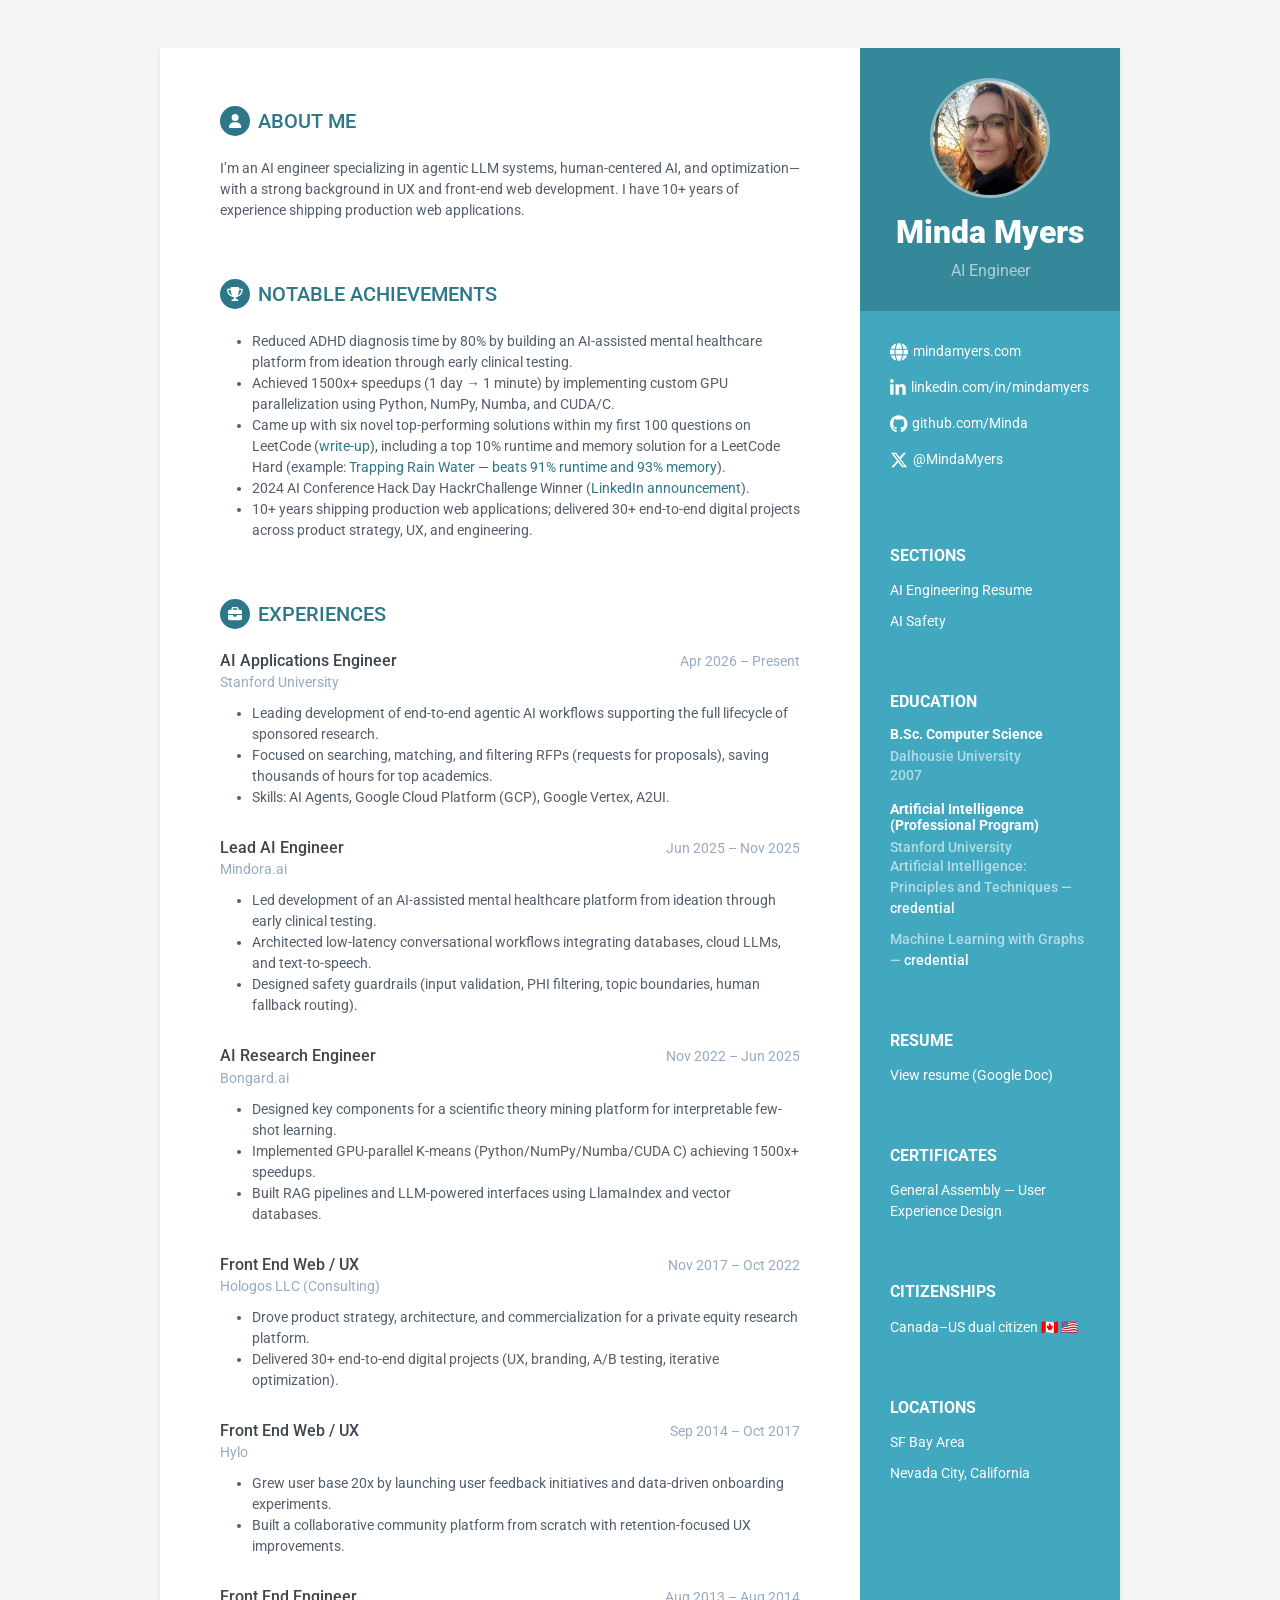
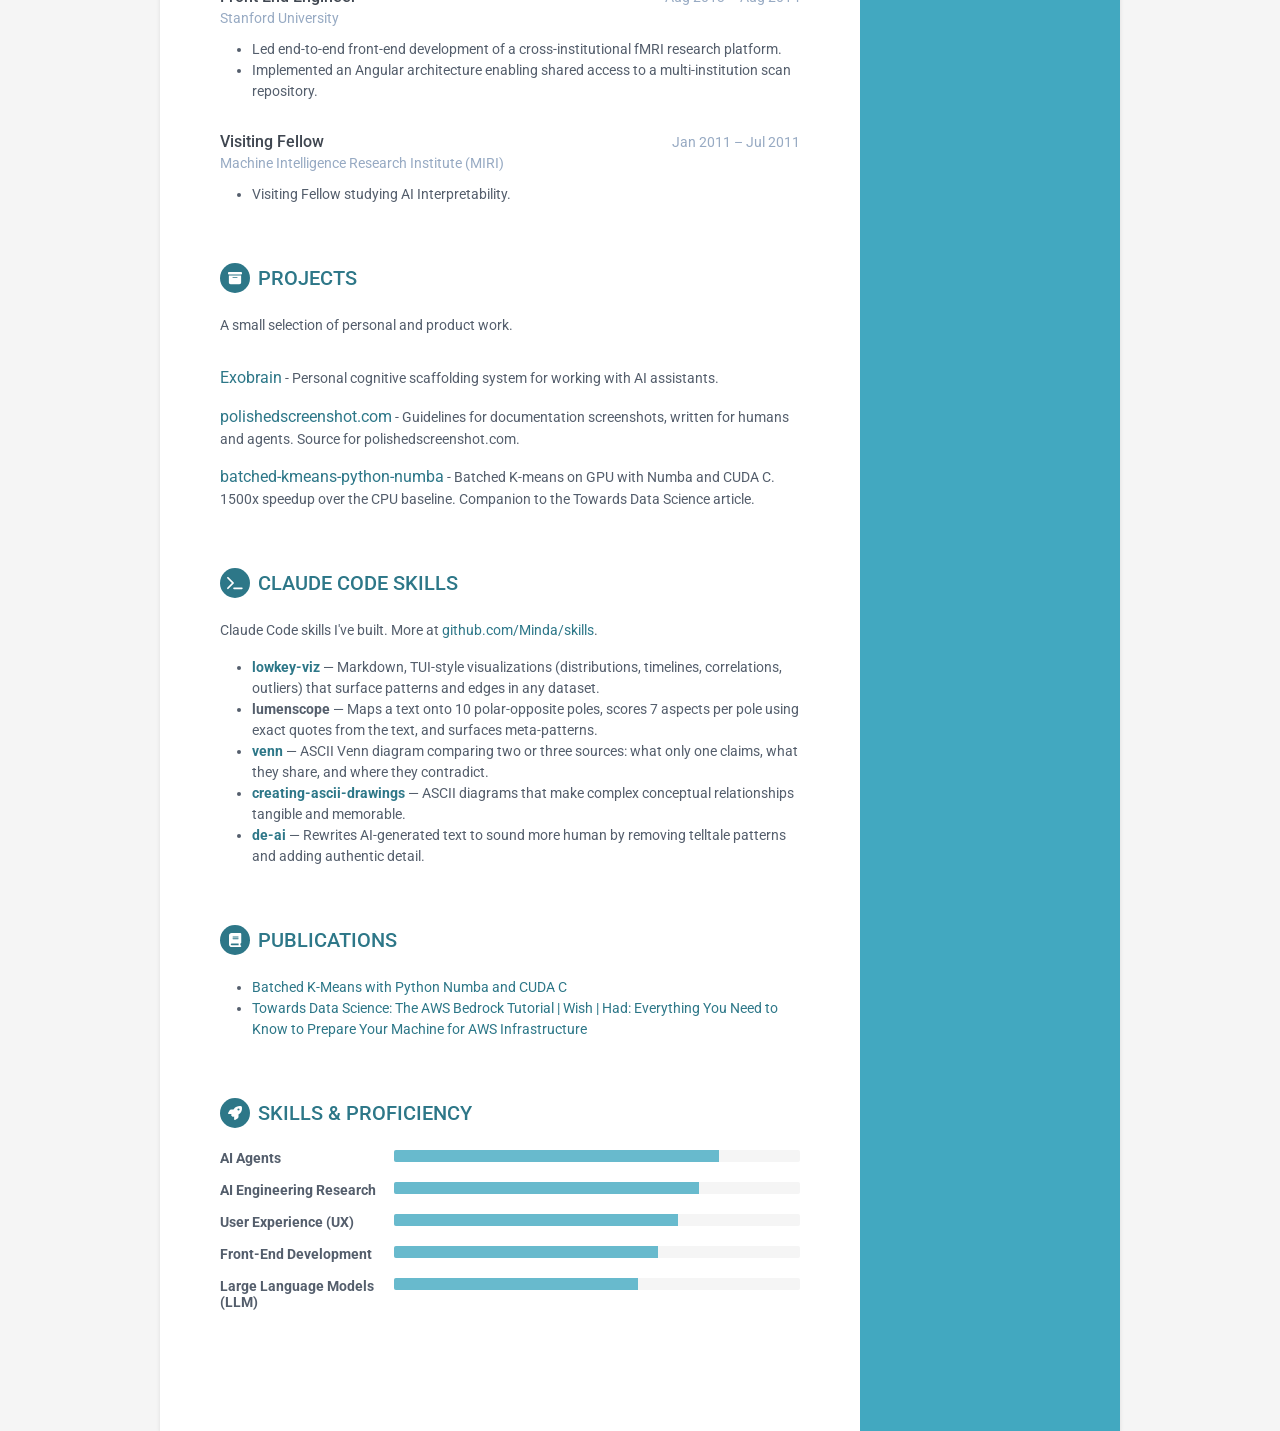
<file: index.html>
<!DOCTYPE html>
<html lang="en">
<head>
    <title>Minda Myers | AI Engineer</title>
    
    <!-- Meta -->
    <meta charset="utf-8">
    <meta http-equiv="X-UA-Compatible" content="IE=edge">
    <meta name="viewport" content="width=device-width, initial-scale=1.0">
    <meta name="description" content="Minda Myers — AI engineer specializing in agentic LLM systems, human-centered AI, and optimization.">
    <meta name="author" content="Minda Myers">    
    <link rel="shortcut icon" href="favicon.ico">  
    <!-- Google Font -->
    <link href='https://fonts.googleapis.com/css?family=Roboto:400,500,400italic,300italic,300,500italic,700,700italic,900,900italic' rel='stylesheet' type='text/css'>
    <!-- FontAwesome JS-->
	<script defer src="assets/fontawesome/js/all.min.js"></script>
    <!-- Global CSS -->
    <link rel="stylesheet" href="assets/plugins/bootstrap/css/bootstrap.min.css">   
    <!-- Theme CSS -->  
    <link id="theme-style" rel="stylesheet" href="assets/css/orbit-1.css">
</head> 

<body>
    <div class="wrapper mt-lg-5">
        <div class="sidebar-wrapper">
            <div class="profile-container">
                <img class="profile" src="assets/images/profile.png" alt="Minda Myers" />
                <h1 class="name">Minda Myers</h1>
                <h3 class="tagline">AI Engineer</h3>
            </div><!--//profile-container-->
            
            <div class="contact-container container-block">
                <ul class="list-unstyled contact-list">
                    <li class="website"><i class="fa-solid fa-globe"></i><a href="https://www.mindamyers.com/" target="_blank" rel="noopener noreferrer">mindamyers.com</a></li>
                    <li class="linkedin"><i class="fa-brands fa-linkedin-in"></i><a href="https://www.linkedin.com/in/mindamyers/" target="_blank" rel="noopener noreferrer">linkedin.com/in/mindamyers</a></li>
                    <li class="github"><i class="fa-brands fa-github"></i><a href="https://github.com/Minda/" target="_blank" rel="noopener noreferrer">github.com/Minda</a></li>
                    <li class="twitter"><i class="fa-brands fa-x-twitter"></i><a href="https://x.com/MindaMyers" target="_blank" rel="noopener noreferrer">@MindaMyers</a></li>
                </ul>
            </div><!--//contact-container-->

            <div class="pages-container container-block">
                <h2 class="container-block-title">Sections</h2>
                <ul class="list-unstyled interests-list">
                    <li><a href="./" aria-current="page">AI Engineering Resume</a></li>
                    <li><a href="safety/">AI Safety</a></li>
                </ul>
            </div><!--//pages-container-->

            <div class="education-container container-block">
                <h2 class="container-block-title">Education</h2>
                <div class="item">
                    <h4 class="degree">B.Sc. Computer Science</h4>
                    <h5 class="meta">Dalhousie University</h5>
	                    <div class="time">2007</div>
                </div><!--//item-->
                <div class="item">
                    <h4 class="degree">Artificial Intelligence (Professional Program)</h4>
                    <h5 class="meta">Stanford University</h5>
                    <div class="time">
                        <ul class="list-unstyled interests-list mb-0">
                            <li>Artificial Intelligence: Principles and Techniques — <a href="https://digitalcredential.stanford.edu/check/4EE34F681FBE3213EBA4EBA8537CB09849031F77309DEC3F34ABDAE6DE32E087b0xycHNsL2VMM3AxZDMrRHJMZ2JQL0dzMXlsdjZuUEYyRFhPUXpDcGdDYU5QRzBP" target="_blank" rel="noopener noreferrer">credential</a></li>
                            <li>Machine Learning with Graphs — <a href="https://digitalcredential.stanford.edu/check/F54F04E95F8EADD284D8510E9F12AE1F137D735E647CF7405E91A7C8CDD1E6B4SVBGTXFJMHFwVFNLSlJCQ0pxSWpYZTFmMVd2eEFVUEcyNWhxUzZNbkEwNkMvRHpj" target="_blank" rel="noopener noreferrer">credential</a></li>
                        </ul>
                    </div>
                </div><!--//item-->
            </div><!--//education-container-->
            
            <div class="resume-container container-block">
                <h2 class="container-block-title">Resume</h2>
                <ul class="list-unstyled interests-list">
                    <li><a href="https://docs.google.com/document/d/1Hosy3nyOPtTn8bS-CvynSCO8ME5fngpyX3kpRC0YqQ8/edit?tab=t.0" target="_blank" rel="noopener noreferrer">View resume (Google Doc)</a></li>
                </ul>
            </div><!--//resume-->

            <div class="certifications-container container-block">
                <h2 class="container-block-title">Certificates</h2>
                <ul class="list-unstyled interests-list">
                    <li>General Assembly — User Experience Design</li>
                </ul>
            </div><!--//certifications-->

            <div class="citizenships-container container-block">
                <h2 class="container-block-title">Citizenships</h2>
                <ul class="list-unstyled interests-list">
                    <li>Canada–US dual citizen 🇨🇦 🇺🇸</li>
                </ul>
            </div><!--//citizenships-->

            <div class="locations-container container-block">
                <h2 class="container-block-title">Locations</h2>
                <ul class="list-unstyled interests-list">
                    <li>SF Bay Area</li>
                    <li>Nevada City, California</li>
                </ul>
            </div><!--//locations-->
            
        </div><!--//sidebar-wrapper-->
        
        <div class="main-wrapper">
            
            <section class="section summary-section">
                <h2 class="section-title"><span class="icon-holder"><i class="fa-solid fa-user"></i></span>About Me</h2>
                <div class="summary">
                    <p>I’m an AI engineer specializing in agentic LLM systems, human-centered AI, and optimization—with a strong background in UX and front-end web development. I have 10+ years of experience shipping production web applications.</p>
                </div><!--//summary-->
            </section><!--//section-->

            <section class="section achievements-section">
                <h2 class="section-title"><span class="icon-holder"><i class="fa-solid fa-trophy"></i></span>Notable Achievements</h2>
                <div class="details">
                    <ul>
                        <li>Reduced ADHD diagnosis time by 80% by building an AI-assisted mental healthcare platform from ideation through early clinical testing.</li>
                        <li>Achieved 1500x+ speedups (1 day → 1 minute) by implementing custom GPU parallelization using Python, NumPy, Numba, and CUDA/C.</li>
                        <li>Came up with six novel top-performing solutions within my first 100 questions on LeetCode (<a href="https://www.mindamyers.com/leetcode?source=copy_link" target="_blank" rel="noopener noreferrer">write-up</a>), including a top 10% runtime and memory solution for a LeetCode Hard (example: <a href="https://leetcode.com/problems/trapping-rain-water/solutions/6822626/python-beats-91-runtime-and-93-memory-in-9woa/" target="_blank" rel="noopener noreferrer">Trapping Rain Water — beats 91% runtime and 93% memory</a>).</li>
                        <li>2024 AI Conference Hack Day HackrChallenge Winner (<a href="https://www.linkedin.com/feed/update/urn:li:activity:7240117481955041280/" target="_blank" rel="noopener noreferrer">LinkedIn announcement</a>).</li>
                        <li>10+ years shipping production web applications; delivered 30+ end-to-end digital projects across product strategy, UX, and engineering.</li>
                    </ul>
                </div>
            </section><!--//section-->

            <section class="section experiences-section">
                <h2 class="section-title"><span class="icon-holder"><i class="fa-solid fa-briefcase"></i></span>Experiences</h2>

                <div class="item">
                    <div class="meta">
                        <div class="upper-row">
                            <h3 class="job-title">AI Applications Engineer</h3>
                            <div class="time">Apr 2026 – Present</div>
                        </div><!--//upper-row-->
                        <div class="company">Stanford University</div>
                    </div><!--//meta-->
                    <div class="details">
                        <ul>
                            <li>Leading development of end-to-end agentic AI workflows supporting the full lifecycle of sponsored research.</li>
                            <li>Focused on searching, matching, and filtering RFPs (requests for proposals), saving thousands of hours for top academics.</li>
                            <li>Skills: AI Agents, Google Cloud Platform (GCP), Google Vertex, A2UI.</li>
                        </ul>
                    </div><!--//details-->
                </div><!--//item-->

                <div class="item">
                    <div class="meta">
                        <div class="upper-row">
                            <h3 class="job-title">Lead AI Engineer</h3>
                            <div class="time">Jun 2025 – Nov 2025</div>
                        </div><!--//upper-row-->
                        <div class="company">Mindora.ai</div>
                    </div><!--//meta-->
                    <div class="details">
                        <ul>
                            <li>Led development of an AI-assisted mental healthcare platform from ideation through early clinical testing.</li>
                            <li>Architected low-latency conversational workflows integrating databases, cloud LLMs, and text-to-speech.</li>
                            <li>Designed safety guardrails (input validation, PHI filtering, topic boundaries, human fallback routing).</li>
                        </ul>
                    </div><!--//details-->
                </div><!--//item-->
                
                <div class="item">
                    <div class="meta">
                        <div class="upper-row">
                            <h3 class="job-title">AI Research Engineer</h3>
                            <div class="time">Nov 2022 – Jun 2025</div>
                        </div><!--//upper-row-->
                        <div class="company">Bongard.ai</div>
                    </div><!--//meta-->
                    <div class="details">
                        <ul>
                            <li>Designed key components for a scientific theory mining platform for interpretable few-shot learning.</li>
                            <li>Implemented GPU-parallel K-means (Python/NumPy/Numba/CUDA C) achieving 1500x+ speedups.</li>
                            <li>Built RAG pipelines and LLM-powered interfaces using LlamaIndex and vector databases.</li>
                        </ul>
                    </div><!--//details-->
                </div><!--//item-->
                
                <div class="item">
                    <div class="meta">
                        <div class="upper-row">
                            <h3 class="job-title">Front End Web / UX</h3>
                            <div class="time">Nov 2017 – Oct 2022</div>
                        </div><!--//upper-row-->
                        <div class="company">Hologos LLC (Consulting)</div>
                    </div><!--//meta-->
                    <div class="details">
                        <ul>
                            <li>Drove product strategy, architecture, and commercialization for a private equity research platform.</li>
                            <li>Delivered 30+ end-to-end digital projects (UX, branding, A/B testing, iterative optimization).</li>
                        </ul>
                    </div><!--//details-->
                </div><!--//item-->

                <div class="item">
                    <div class="meta">
                        <div class="upper-row">
                            <h3 class="job-title">Front End Web / UX</h3>
                            <div class="time">Sep 2014 – Oct 2017</div>
                        </div><!--//upper-row-->
                        <div class="company">Hylo</div>
                    </div><!--//meta-->
                    <div class="details">
                        <ul>
                            <li>Grew user base 20x by launching user feedback initiatives and data-driven onboarding experiments.</li>
                            <li>Built a collaborative community platform from scratch with retention-focused UX improvements.</li>
                        </ul>
                    </div><!--//details-->
                </div><!--//item-->

                <div class="item">
                    <div class="meta">
                        <div class="upper-row">
                            <h3 class="job-title">Front End Engineer</h3>
                            <div class="time">Aug 2013 – Aug 2014</div>
                        </div><!--//upper-row-->
                        <div class="company">Stanford University</div>
                    </div><!--//meta-->
                    <div class="details">
                        <ul>
                            <li>Led end-to-end front-end development of a cross-institutional fMRI research platform.</li>
                            <li>Implemented an Angular architecture enabling shared access to a multi-institution scan repository.</li>
                        </ul>
                    </div><!--//details-->
                </div><!--//item-->

                <div class="item">
                    <div class="meta">
                        <div class="upper-row">
                            <h3 class="job-title">Visiting Fellow</h3>
                            <div class="time">Jan 2011 – Jul 2011</div>
                        </div><!--//upper-row-->
                        <div class="company">Machine Intelligence Research Institute (MIRI)</div>
                    </div><!--//meta-->
                    <div class="details">
                        <ul>
                            <li>Visiting Fellow studying AI Interpretability.</li>
                        </ul>
                    </div><!--//details-->
                </div><!--//item-->

            </section><!--//section-->
            
            <section class="section projects-section">
                <h2 class="section-title"><span class="icon-holder"><i class="fa-solid fa-archive"></i></span>Projects</h2>
                <div class="intro">
                    <p>A small selection of personal and product work.</p>
                </div><!--//intro-->
                <div class="item">
                    <span class="project-title"><a href="https://github.com/Minda/Exobrain" target="_blank" rel="noopener noreferrer">Exobrain</a></span> - <span class="project-tagline">Personal cognitive scaffolding system for working with AI assistants.</span>
                </div><!--//item-->
                <div class="item">
                    <span class="project-title"><a href="https://github.com/Minda/polishedscreenshot.com" target="_blank" rel="noopener noreferrer">polishedscreenshot.com</a></span> - <span class="project-tagline">Guidelines for documentation screenshots, written for humans and agents. Source for polishedscreenshot.com.</span>
                </div><!--//item-->
                <div class="item">
                    <span class="project-title"><a href="https://github.com/Minda/batched-kmeans-python-numba" target="_blank" rel="noopener noreferrer">batched-kmeans-python-numba</a></span> - <span class="project-tagline">Batched K-means on GPU with Numba and CUDA C. 1500x speedup over the CPU baseline. Companion to the Towards Data Science article.</span>
                </div><!--//item-->
            </section><!--//section-->

            <section class="section claude-skills-section">
                <h2 class="section-title"><span class="icon-holder"><i class="fa-solid fa-terminal"></i></span>Claude Code Skills</h2>
                <div class="intro">
                    <p>Claude Code skills I've built. More at <a href="https://github.com/Minda/skills" target="_blank" rel="noopener noreferrer">github.com/Minda/skills</a>.</p>
                </div><!--//intro-->
                <div class="details">
                    <ul>
                        <li><strong><a href="https://github.com/Minda/skills/tree/main/skills/lowkey-viz" target="_blank" rel="noopener noreferrer">lowkey-viz</a></strong> — Markdown, TUI-style visualizations (distributions, timelines, correlations, outliers) that surface patterns and edges in any dataset.</li>
                        <li><strong>lumenscope</strong> — Maps a text onto 10 polar-opposite poles, scores 7 aspects per pole using exact quotes from the text, and surfaces meta-patterns.</li>
                        <li><strong><a href="https://github.com/Minda/skills/tree/main/skills/venn" target="_blank" rel="noopener noreferrer">venn</a></strong> — ASCII Venn diagram comparing two or three sources: what only one claims, what they share, and where they contradict.</li>
                        <li><strong><a href="https://github.com/Minda/skills/tree/main/skills/creating-ascii-drawings" target="_blank" rel="noopener noreferrer">creating-ascii-drawings</a></strong> — ASCII diagrams that make complex conceptual relationships tangible and memorable.</li>
                        <li><strong><a href="https://github.com/Minda/skills/tree/main/skills/de-ai" target="_blank" rel="noopener noreferrer">de-ai</a></strong> — Rewrites AI-generated text to sound more human by removing telltale patterns and adding authentic detail.</li>
                    </ul>
                </div><!--//details-->
            </section><!--//section-->

            <section class="section publications-section">
                <h2 class="section-title"><span class="icon-holder"><i class="fa-solid fa-book"></i></span>Publications</h2>
                <div class="details">
                    <ul>
                        <li><a href="https://www.mindamyers.com/batched-k-means-with-python-numba-and-cuda-c" target="_blank" rel="noopener noreferrer">Batched K-Means with Python Numba and CUDA C</a></li>
                        <li><a href="https://www.mindamyers.com/aws-bedrock-tutorial" target="_blank" rel="noopener noreferrer">Towards Data Science: The AWS Bedrock Tutorial | Wish | Had: Everything You Need to Know to Prepare Your Machine for AWS Infrastructure</a></li>
                    </ul>
                </div>
            </section><!--//section-->
            
            <section class="skills-section section">
                <h2 class="section-title"><span class="icon-holder"><i class="fa-solid fa-rocket"></i></span>Skills &amp; Proficiency</h2>
                <div class="skillset">
                    <div class="item">
                        <h3 class="level-title">AI Agents</h3>
                        <div class="progress level-bar">
                            <div class="progress-bar theme-progress-bar" role="progressbar" style="width: 80%" aria-valuenow="80" aria-valuemin="0" aria-valuemax="100"></div>
                        </div>
                    </div><!--//item-->

                    <div class="item">
                        <h3 class="level-title">AI Engineering Research</h3>
                        <div class="progress level-bar">
                            <div class="progress-bar theme-progress-bar" role="progressbar" style="width: 75%" aria-valuenow="75" aria-valuemin="0" aria-valuemax="100"></div>
                        </div>
                    </div><!--//item-->

                    <div class="item">
                        <h3 class="level-title">User Experience (UX)</h3>
                        <div class="progress level-bar">
                            <div class="progress-bar theme-progress-bar" role="progressbar" style="width: 70%" aria-valuenow="70" aria-valuemin="0" aria-valuemax="100"></div>
                        </div>
                    </div><!--//item-->

                    <div class="item">
                        <h3 class="level-title">Front-End Development</h3>
                        <div class="progress level-bar">
                            <div class="progress-bar theme-progress-bar" role="progressbar" style="width: 65%" aria-valuenow="65" aria-valuemin="0" aria-valuemax="100"></div>
                        </div>
                    </div><!--//item-->

                    <div class="item">
                        <h3 class="level-title">Large Language Models (LLM)</h3>
                        <div class="progress level-bar">
                            <div class="progress-bar theme-progress-bar" role="progressbar" style="width: 60%" aria-valuenow="60" aria-valuemin="0" aria-valuemax="100"></div>
                        </div>
                    </div><!--//item-->

                </div>  
            </section><!--//skills-section-->
            
        </div><!--//main-body-->
    </div>
 
        
</body>
</html>
</file>
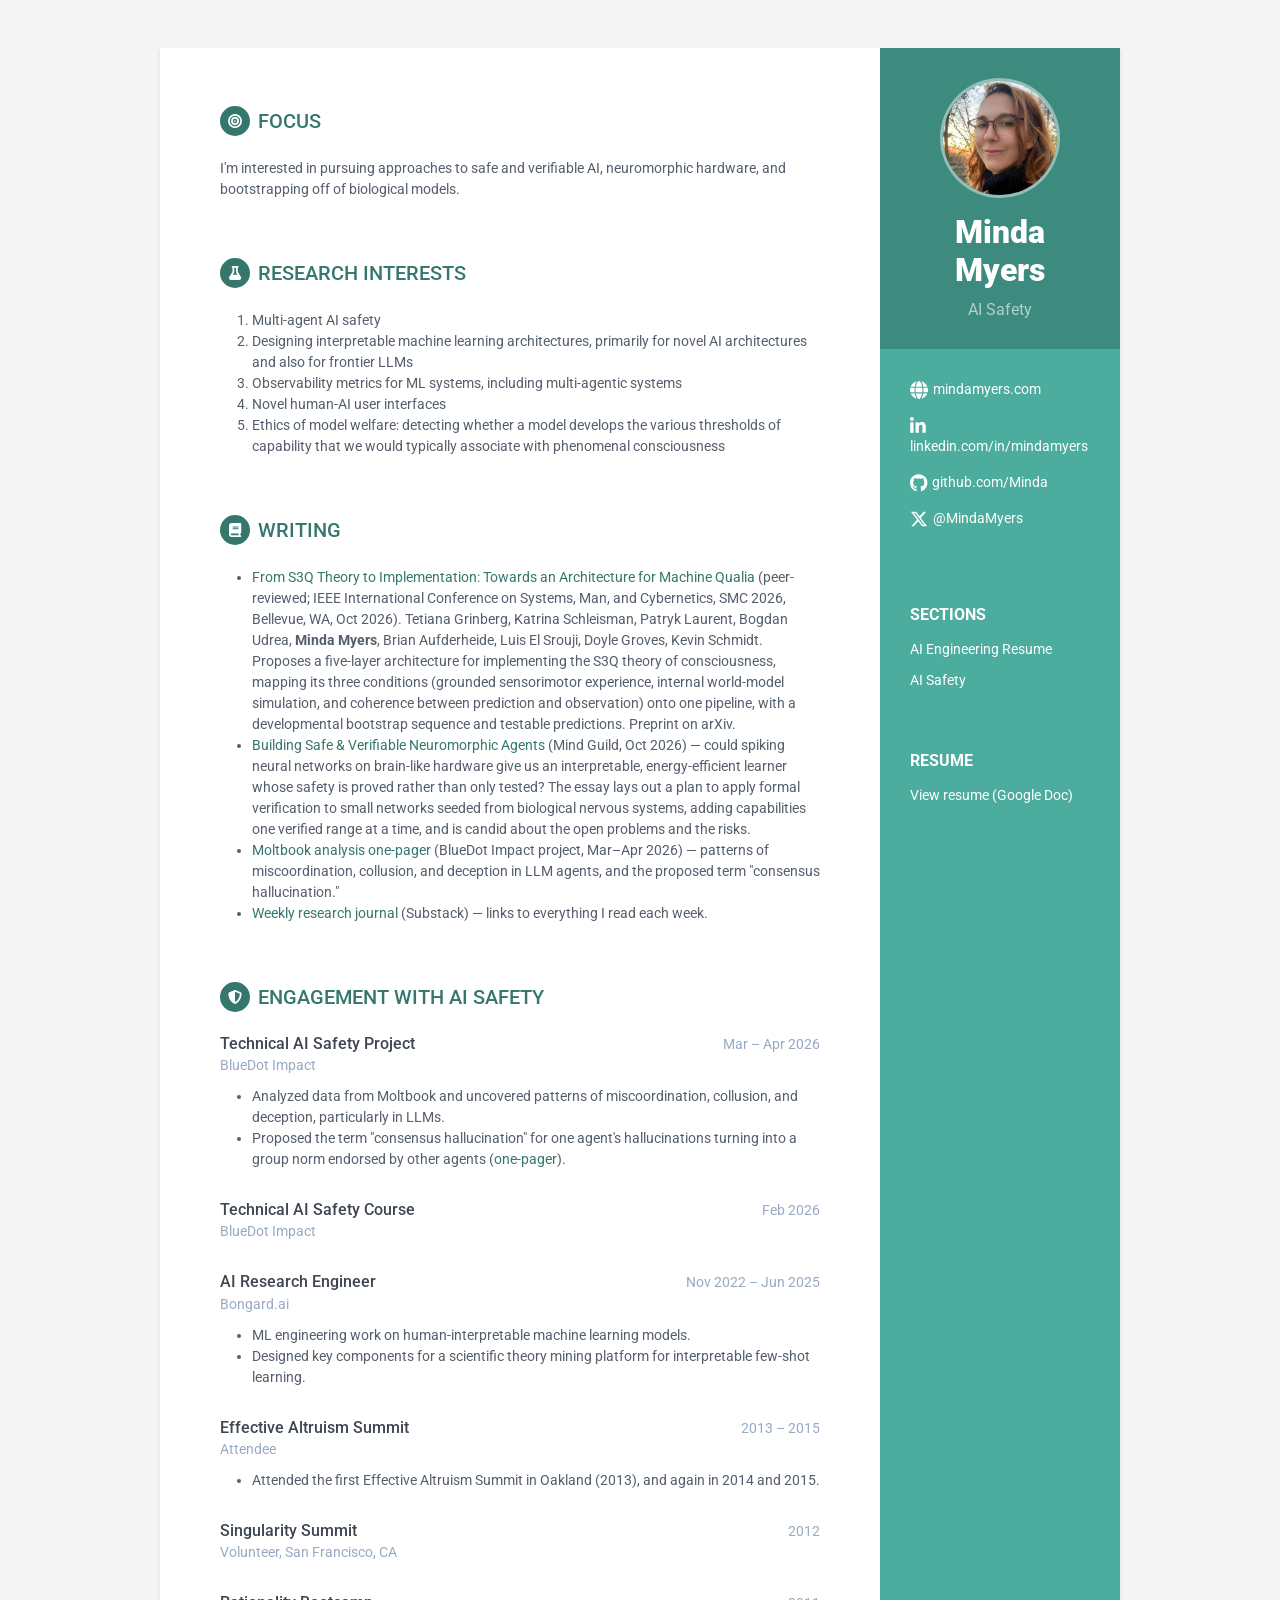
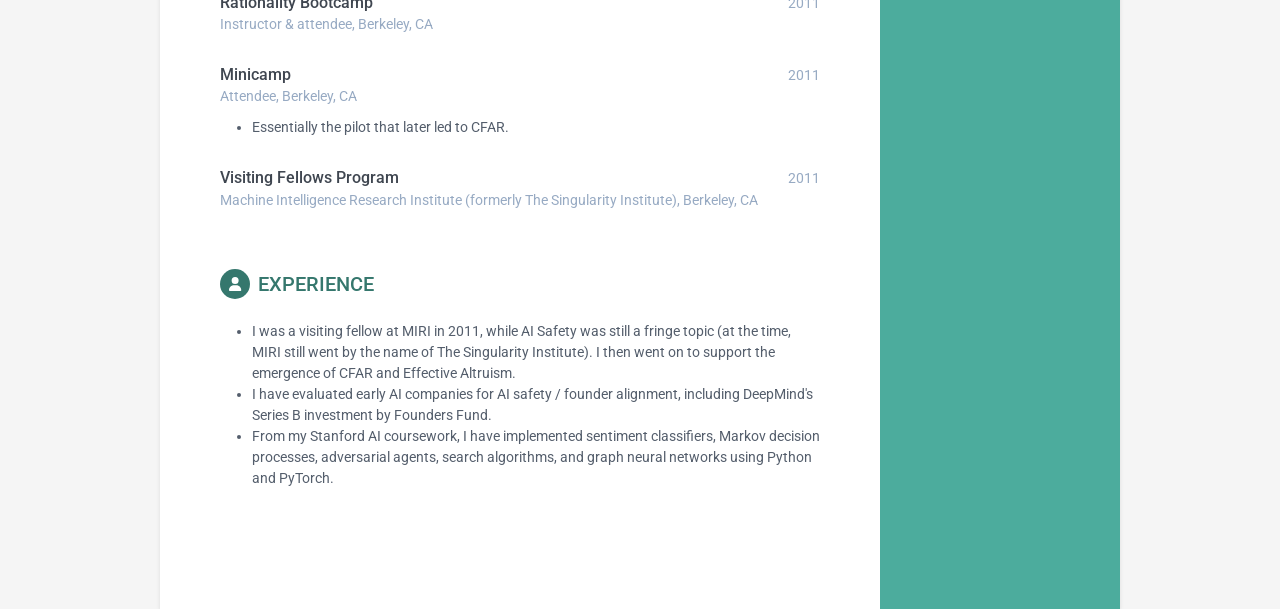
<file: safety/index.html>
<!DOCTYPE html>
<html lang="en">
<head>
    <title>Minda Myers | AI Safety</title>

    <!-- Meta -->
    <meta charset="utf-8">
    <meta http-equiv="X-UA-Compatible" content="IE=edge">
    <meta name="viewport" content="width=device-width, initial-scale=1.0">
    <meta name="description" content="Minda Myers — AI safety work: multi-agent safety, interpretable ML architectures, observability for ML systems, and human-AI interfaces. MIRI visiting fellow (2011), BlueDot Impact technical AI safety project (2026).">
    <meta name="author" content="Minda Myers">
    <link rel="shortcut icon" href="../favicon.ico">
    <!-- Google Font -->
    <link href='https://fonts.googleapis.com/css?family=Roboto:400,500,400italic,300italic,300,500italic,700,700italic,900,900italic' rel='stylesheet' type='text/css'>
    <!-- FontAwesome JS-->
	<script defer src="../assets/fontawesome/js/all.min.js"></script>
    <!-- Global CSS -->
    <link rel="stylesheet" href="../assets/plugins/bootstrap/css/bootstrap.min.css">
    <!-- Theme CSS (orbit-2 gives this page its own colour scheme; swap to orbit-1 to match the home page) -->
    <link id="theme-style" rel="stylesheet" href="../assets/css/orbit-2.css">
</head>

<body>
    <div class="wrapper mt-lg-5">
        <div class="sidebar-wrapper">
            <div class="profile-container">
                <img class="profile" src="../assets/images/profile.png" alt="Minda Myers" />
                <h1 class="name">Minda Myers</h1>
                <h3 class="tagline">AI Safety</h3>
            </div><!--//profile-container-->

            <div class="contact-container container-block">
                <ul class="list-unstyled contact-list">
                    <li class="website"><i class="fa-solid fa-globe"></i><a href="https://www.mindamyers.com/" target="_blank" rel="noopener noreferrer">mindamyers.com</a></li>
                    <li class="linkedin"><i class="fa-brands fa-linkedin-in"></i><a href="https://www.linkedin.com/in/mindamyers/" target="_blank" rel="noopener noreferrer">linkedin.com/in/mindamyers</a></li>
                    <li class="github"><i class="fa-brands fa-github"></i><a href="https://github.com/Minda/" target="_blank" rel="noopener noreferrer">github.com/Minda</a></li>
                    <li class="twitter"><i class="fa-brands fa-x-twitter"></i><a href="https://x.com/MindaMyers" target="_blank" rel="noopener noreferrer">@MindaMyers</a></li>
                </ul>
            </div><!--//contact-container-->

            <div class="pages-container container-block">
                <h2 class="container-block-title">Sections</h2>
                <ul class="list-unstyled interests-list">
                    <li><a href="../">AI Engineering Resume</a></li>
                    <li><a href="./" aria-current="page">AI Safety</a></li>
                </ul>
            </div><!--//pages-container-->

            <div class="resume-container container-block">
                <h2 class="container-block-title">Resume</h2>
                <ul class="list-unstyled interests-list">
                    <li><a href="https://docs.google.com/document/d/1Hosy3nyOPtTn8bS-CvynSCO8ME5fngpyX3kpRC0YqQ8/edit?tab=t.0" target="_blank" rel="noopener noreferrer">View resume (Google Doc)</a></li>
                </ul>
            </div><!--//resume-->

        </div><!--//sidebar-wrapper-->

        <div class="main-wrapper">

            <section class="section summary-section">
                <h2 class="section-title"><span class="icon-holder"><i class="fa-solid fa-bullseye"></i></span>Focus</h2>
                <div class="summary">
                    <p>I'm interested in pursuing approaches to safe and verifiable AI, neuromorphic hardware, and bootstrapping off of biological models.</p>
                </div><!--//summary-->
            </section><!--//section-->

            <section class="section summary-section">
                <h2 class="section-title"><span class="icon-holder"><i class="fa-solid fa-flask"></i></span>Research Interests</h2>
                <div class="summary">
                    <ol>
                        <li>Multi-agent AI safety</li>
                        <li>Designing interpretable machine learning architectures, primarily for novel AI architectures and also for frontier LLMs</li>
                        <li>Observability metrics for ML systems, including multi-agentic systems</li>
                        <li>Novel human-AI user interfaces</li>
                        <li>Ethics of model welfare: detecting whether a model develops the various thresholds of capability that we would typically associate with phenomenal consciousness</li>
                    </ol>
                </div><!--//summary-->
            </section><!--//section-->

            <section class="section publications-section">
                <h2 class="section-title"><span class="icon-holder"><i class="fa-solid fa-book"></i></span>Writing</h2>
                <div class="details">
                    <ul>
                        <li><a href="https://arxiv.org/abs/2609.30743" target="_blank" rel="noopener noreferrer">From S3Q Theory to Implementation: Towards an Architecture for Machine Qualia</a> (peer-reviewed; IEEE International Conference on Systems, Man, and Cybernetics, SMC 2026, Bellevue, WA, Oct 2026). Tetiana Grinberg, Katrina Schleisman, Patryk Laurent, Bogdan Udrea, <strong>Minda Myers</strong>, Brian Aufderheide, Luis El Srouji, Doyle Groves, Kevin Schmidt. Proposes a five-layer architecture for implementing the S3Q theory of consciousness, mapping its three conditions (grounded sensorimotor experience, internal world-model simulation, and coherence between prediction and observation) onto one pipeline, with a developmental bootstrap sequence and testable predictions. Preprint on arXiv.</li>
                        <li><a href="https://mind-guild.com/safe-neuromorphic-agents.html" target="_blank" rel="noopener noreferrer">Building Safe &amp; Verifiable Neuromorphic Agents</a> (Mind Guild, Oct 2026) — could spiking neural networks on brain-like hardware give us an interpretable, energy-efficient learner whose safety is proved rather than only tested? The essay lays out a plan to apply formal verification to small networks seeded from biological nervous systems, adding capabilities one verified range at a time, and is candid about the open problems and the risks.</li>
                        <li><a href="https://tinyurl.com/moltbook-one-pager" target="_blank" rel="noopener noreferrer">Moltbook analysis one-pager</a> (BlueDot Impact project, Mar–Apr 2026) — patterns of miscoordination, collusion, and deception in LLM agents, and the proposed term "consensus hallucination."</li>
                        <li><a href="https://mindamyers.substack.com" target="_blank" rel="noopener noreferrer">Weekly research journal</a> (Substack) — links to everything I read each week.</li>
                    </ul>
                </div>
            </section><!--//section-->

            <section class="section experiences-section">
                <h2 class="section-title"><span class="icon-holder"><i class="fa-solid fa-shield-halved"></i></span>Engagement with AI Safety</h2>

                <div class="item">
                    <div class="meta">
                        <div class="upper-row">
                            <h3 class="job-title">Technical AI Safety Project</h3>
                            <div class="time">Mar – Apr 2026</div>
                        </div><!--//upper-row-->
                        <div class="company">BlueDot Impact</div>
                    </div><!--//meta-->
                    <div class="details">
                        <ul>
                            <li>Analyzed data from Moltbook and uncovered patterns of miscoordination, collusion, and deception, particularly in LLMs.</li>
                            <li>Proposed the term "consensus hallucination" for one agent's hallucinations turning into a group norm endorsed by other agents (<a href="https://tinyurl.com/moltbook-one-pager" target="_blank" rel="noopener noreferrer">one-pager</a>).</li>
                        </ul>
                    </div><!--//details-->
                </div><!--//item-->

                <div class="item">
                    <div class="meta">
                        <div class="upper-row">
                            <h3 class="job-title">Technical AI Safety Course</h3>
                            <div class="time">Feb 2026</div>
                        </div><!--//upper-row-->
                        <div class="company">BlueDot Impact</div>
                    </div><!--//meta-->
                </div><!--//item-->

                <div class="item">
                    <div class="meta">
                        <div class="upper-row">
                            <h3 class="job-title">AI Research Engineer</h3>
                            <div class="time">Nov 2022 – Jun 2025</div>
                        </div><!--//upper-row-->
                        <div class="company">Bongard.ai</div>
                    </div><!--//meta-->
                    <div class="details">
                        <ul>
                            <li>ML engineering work on human-interpretable machine learning models.</li>
                            <li>Designed key components for a scientific theory mining platform for interpretable few-shot learning.</li>
                        </ul>
                    </div><!--//details-->
                </div><!--//item-->

                <div class="item">
                    <div class="meta">
                        <div class="upper-row">
                            <h3 class="job-title">Effective Altruism Summit</h3>
                            <div class="time">2013 – 2015</div>
                        </div><!--//upper-row-->
                        <div class="company">Attendee</div>
                    </div><!--//meta-->
                    <div class="details">
                        <ul>
                            <li>Attended the first Effective Altruism Summit in Oakland (2013), and again in 2014 and 2015.</li>
                        </ul>
                    </div><!--//details-->
                </div><!--//item-->

                <div class="item">
                    <div class="meta">
                        <div class="upper-row">
                            <h3 class="job-title">Singularity Summit</h3>
                            <div class="time">2012</div>
                        </div><!--//upper-row-->
                        <div class="company">Volunteer, San Francisco, CA</div>
                    </div><!--//meta-->
                </div><!--//item-->

                <div class="item">
                    <div class="meta">
                        <div class="upper-row">
                            <h3 class="job-title">Rationality Bootcamp</h3>
                            <div class="time">2011</div>
                        </div><!--//upper-row-->
                        <div class="company">Instructor &amp; attendee, Berkeley, CA</div>
                    </div><!--//meta-->
                </div><!--//item-->

                <div class="item">
                    <div class="meta">
                        <div class="upper-row">
                            <h3 class="job-title">Minicamp</h3>
                            <div class="time">2011</div>
                        </div><!--//upper-row-->
                        <div class="company">Attendee, Berkeley, CA</div>
                    </div><!--//meta-->
                    <div class="details">
                        <ul>
                            <li>Essentially the pilot that later led to CFAR.</li>
                        </ul>
                    </div><!--//details-->
                </div><!--//item-->

                <div class="item">
                    <div class="meta">
                        <div class="upper-row">
                            <h3 class="job-title">Visiting Fellows Program</h3>
                            <div class="time">2011</div>
                        </div><!--//upper-row-->
                        <div class="company">Machine Intelligence Research Institute (formerly The Singularity Institute), Berkeley, CA</div>
                    </div><!--//meta-->
                </div><!--//item-->

            </section><!--//section-->

            <section class="section achievements-section">
                <h2 class="section-title"><span class="icon-holder"><i class="fa-solid fa-user"></i></span>Experience</h2>
                <div class="details">
                    <ul>
                        <li>I was a visiting fellow at MIRI in 2011, while AI Safety was still a fringe topic (at the time, MIRI still went by the name of The Singularity Institute). I then went on to support the emergence of CFAR and Effective Altruism.</li>
                        <li>I have evaluated early AI companies for AI safety / founder alignment, including DeepMind's Series B investment by Founders Fund.</li>
                        <li>From my Stanford AI coursework, I have implemented sentiment classifiers, Markov decision processes, adversarial agents, search algorithms, and graph neural networks using Python and PyTorch.</li>
                    </ul>
                </div>
            </section><!--//section-->

        </div><!--//main-body-->
    </div>


</body>
</html>
</file>
<file: assets/css/orbit-1.css>
/*! 
 * Template Name: Orbit - Bootstrap 5 Resume/CV Template for Developers
 * Version: Bootstrap 5 v3.1
 * Author: Xiaoying Riley
 * Copyright: 3rd Wave Media
 * Twitter: @3rdwave_themes
 * Website: http://themes.3rdwavemedia.com/
*/
body {
  font-family: "Roboto", sans-serif;
  color: #545E6C;
  background: #f5f5f5;
  font-size: 14px;
  -webkit-font-smoothing: antialiased;
  -moz-osx-font-smoothing: grayscale;
}

h1, h2, h3, h4, h5, h6 {
  font-weight: 700;
}

a {
  color: #2d7788;
  text-decoration: none;
}
a:hover {
  text-decoration: underline;
  color: #1a454f;
  -webkit-transition: all 0.4s ease-in-out;
  -moz-transition: all 0.4s ease-in-out;
  -ms-transition: all 0.4s ease-in-out;
  -o-transition: all 0.4s ease-in-out;
}
a:focus {
  text-decoration: none;
}

p {
  line-height: 1.5;
}

.wrapper {
  background: #42A8C0;
  max-width: 960px;
  margin: 0 auto;
  position: relative;
  -webkit-box-shadow: 0px 2px 4px rgba(0, 0, 0, 0.1);
  -moz-box-shadow: 0px 2px 4px rgba(0, 0, 0, 0.1);
  box-shadow: 0px 2px 4px rgba(0, 0, 0, 0.1);
}

.sidebar-wrapper {
  background: #42A8C0;
  position: absolute;
  right: 0;
  width: 260px;
  height: 100%;
  min-height: 800px;
  color: #fff;
}
.sidebar-wrapper a {
  color: #fff;
}
.sidebar-wrapper .profile-container {
  padding: 30px;
  background: rgba(0, 0, 0, 0.2);
  text-align: center;
  color: #fff;
}
.sidebar-wrapper .name {
  font-size: 32px;
  font-weight: 900;
  margin-top: 0;
  margin-bottom: 10px;
}
.sidebar-wrapper .tagline {
  color: rgba(255, 255, 255, 0.6);
  font-size: 16px;
  font-weight: 400;
  margin-top: 0;
  margin-bottom: 0;
}
.sidebar-wrapper .profile {
  width: 120px;
  height: 120px;
  display: block;
  margin: 0 auto 15px auto;
  border-radius: 50%;
  object-fit: cover;
  border: 3px solid rgba(255, 255, 255, 0.35);
  background: rgba(255, 255, 255, 0.15);
}
.sidebar-wrapper .contact-list .svg-inline--fa {
  margin-right: 5px;
  font-size: 18px;
  vertical-align: middle;
}
.sidebar-wrapper .contact-list li {
  margin-bottom: 15px;
}
.sidebar-wrapper .contact-list li:last-child {
  margin-bottom: 0;
}
.sidebar-wrapper .contact-list .email .svg-inline--fa {
  font-size: 14px;
}
.sidebar-wrapper .container-block {
  padding: 30px;
}
.sidebar-wrapper .container-block-title {
  text-transform: uppercase;
  font-size: 16px;
  font-weight: 700;
  margin-top: 0;
  margin-bottom: 15px;
}
.sidebar-wrapper .degree {
  font-size: 14px;
  margin-top: 0;
  margin-bottom: 5px;
}
.sidebar-wrapper .education-container .item {
  margin-bottom: 15px;
}
.sidebar-wrapper .education-container .item:last-child {
  margin-bottom: 0;
}
.sidebar-wrapper .education-container .meta {
  color: rgba(255, 255, 255, 0.6);
  font-weight: 500;
  margin-bottom: 0px;
  margin-top: 0;
  font-size: 14px;
}
.sidebar-wrapper .education-container .time {
  color: rgba(255, 255, 255, 0.6);
  font-weight: 500;
  margin-bottom: 0px;
}
.sidebar-wrapper .languages-container .lang-desc {
  color: rgba(255, 255, 255, 0.6);
}
.sidebar-wrapper .languages-list {
  margin-bottom: 0;
}
.sidebar-wrapper .languages-list li {
  margin-bottom: 10px;
}
.sidebar-wrapper .languages-list li:last-child {
  margin-bottom: 0;
}
.sidebar-wrapper .interests-list {
  margin-bottom: 0;
}
.sidebar-wrapper .interests-list li {
  margin-bottom: 10px;
}
.sidebar-wrapper .interests-list li:last-child {
  margin-bottom: 0;
}

.main-wrapper {
  background: #fff;
  padding: 60px;
  padding-right: 320px;
}
.main-wrapper .section-title {
  text-transform: uppercase;
  font-size: 20px;
  font-weight: 500;
  color: #2d7788;
  position: relative;
  margin-top: 0;
  margin-bottom: 20px;
}
.main-wrapper .section-title .icon-holder {
  width: 30px;
  height: 30px;
  margin-right: 8px;
  display: inline-block;
  color: #fff;
  -webkit-border-radius: 50%;
  -moz-border-radius: 50%;
  -ms-border-radius: 50%;
  -o-border-radius: 50%;
  border-radius: 50%;
  -moz-background-clip: padding;
  -webkit-background-clip: padding-box;
  background-clip: padding-box;
  background: #2d7788;
  text-align: center;
  font-size: 16px;
  position: relative;
  top: -2px;
  padding-top: 2px;
}
.main-wrapper .section-title .icon-holder .svg-inline--fa {
  font-size: 14px;
  margin-top: 6px;
}
.main-wrapper .section {
  margin-bottom: 60px;
}
.main-wrapper .experiences-section .item {
  margin-bottom: 30px;
}
.main-wrapper .upper-row {
  position: relative;
  overflow: hidden;
  margin-bottom: 2px;
}
.main-wrapper .job-title {
  color: #3F4650;
  font-size: 16px;
  margin-top: 0;
  margin-bottom: 0;
  font-weight: 500;
}
.main-wrapper .time {
  position: absolute;
  right: 0;
  top: 0;
  color: #97AAC3;
}
.main-wrapper .company {
  margin-bottom: 10px;
  color: #97AAC3;
}
.main-wrapper .project-title {
  font-size: 16px;
  font-weight: 400;
  margin-top: 0;
  margin-bottom: 5px;
}
.main-wrapper .projects-section .intro {
  margin-bottom: 30px;
}
.main-wrapper .projects-section .item {
  margin-bottom: 15px;
}

.skillset .item {
  margin-bottom: 15px;
  overflow: hidden;
}
.skillset .level-title {
  font-size: 14px;
  margin-top: 0;
  margin-bottom: 12px;
}
.skillset .level-bar {
  height: 12px;
  background: #f5f5f5;
  -webkit-border-radius: 2px;
  -moz-border-radius: 2px;
  -ms-border-radius: 2px;
  -o-border-radius: 2px;
  border-radius: 2px;
  -moz-background-clip: padding;
  -webkit-background-clip: padding-box;
  background-clip: padding-box;
}
.skillset .theme-progress-bar {
  background: #68bacd;
}

.footer {
  padding: 30px;
  padding-top: 60px;
}
.footer .copyright {
  line-height: 1.6;
  color: #545E6C;
  font-size: 13px;
}
.footer .fa-heart {
  color: #fb866a;
}

@media (max-width: 767.98px) {
  .sidebar-wrapper {
    position: static;
    width: inherit;
  }
  .main-wrapper {
    padding: 30px;
  }
  .main-wrapper .time {
    position: static;
    display: block;
    margin-top: 5px;
  }
  .main-wrapper .upper-row {
    margin-bottom: 0;
  }
}
@media (min-width: 992px) {
  .skillset .level-title {
    display: inline-block;
    float: left;
    width: 30%;
    margin-bottom: 0;
  }
}
</file>
<file: assets/css/orbit-2.css>
/*! 
 * Template Name: Orbit - Bootstrap 5 Resume/CV Template for Developers
 * Version: Bootstrap 5 v3.1
 * Author: Xiaoying Riley
 * Copyright: 3rd Wave Media
 * Twitter: @3rdwave_themes
 * Website: http://themes.3rdwavemedia.com/
*/
body {
  font-family: "Roboto", sans-serif;
  color: #545E6C;
  background: #f5f5f5;
  font-size: 14px;
  -webkit-font-smoothing: antialiased;
  -moz-osx-font-smoothing: grayscale;
}

h1, h2, h3, h4, h5, h6 {
  font-weight: 700;
}

a {
  color: #35776d;
  text-decoration: none;
}
a:hover {
  text-decoration: underline;
  color: #1d423c;
  -webkit-transition: all 0.4s ease-in-out;
  -moz-transition: all 0.4s ease-in-out;
  -ms-transition: all 0.4s ease-in-out;
  -o-transition: all 0.4s ease-in-out;
}
a:focus {
  text-decoration: none;
}

p {
  line-height: 1.5;
}

.wrapper {
  background: #4CAC9D;
  max-width: 960px;
  margin: 0 auto;
  position: relative;
  -webkit-box-shadow: 0px 2px 4px rgba(0, 0, 0, 0.1);
  -moz-box-shadow: 0px 2px 4px rgba(0, 0, 0, 0.1);
  box-shadow: 0px 2px 4px rgba(0, 0, 0, 0.1);
}

.sidebar-wrapper {
  background: #4CAC9D;
  position: absolute;
  right: 0;
  width: 240px;
  height: 100%;
  min-height: 800px;
  color: #fff;
}
.sidebar-wrapper a {
  color: #fff;
}
.sidebar-wrapper .profile-container {
  padding: 30px;
  background: rgba(0, 0, 0, 0.2);
  text-align: center;
  color: #fff;
}
.sidebar-wrapper .name {
  font-size: 32px;
  font-weight: 900;
  margin-top: 0;
  margin-bottom: 10px;
}
.sidebar-wrapper .tagline {
  color: rgba(255, 255, 255, 0.6);
  font-size: 16px;
  font-weight: 400;
  margin-top: 0;
  margin-bottom: 0;
}
.sidebar-wrapper .profile {
  width: 120px;
  height: 120px;
  display: block;
  margin: 0 auto 15px auto;
  border-radius: 50%;
  object-fit: cover;
  border: 3px solid rgba(255, 255, 255, 0.35);
  background: rgba(255, 255, 255, 0.15);
}
.sidebar-wrapper .contact-list .svg-inline--fa {
  margin-right: 5px;
  font-size: 18px;
  vertical-align: middle;
}
.sidebar-wrapper .contact-list li {
  margin-bottom: 15px;
}
.sidebar-wrapper .contact-list li:last-child {
  margin-bottom: 0;
}
.sidebar-wrapper .contact-list .email .svg-inline--fa {
  font-size: 14px;
}
.sidebar-wrapper .container-block {
  padding: 30px;
}
.sidebar-wrapper .container-block-title {
  text-transform: uppercase;
  font-size: 16px;
  font-weight: 700;
  margin-top: 0;
  margin-bottom: 15px;
}
.sidebar-wrapper .degree {
  font-size: 14px;
  margin-top: 0;
  margin-bottom: 5px;
}
.sidebar-wrapper .education-container .item {
  margin-bottom: 15px;
}
.sidebar-wrapper .education-container .item:last-child {
  margin-bottom: 0;
}
.sidebar-wrapper .education-container .meta {
  color: rgba(255, 255, 255, 0.6);
  font-weight: 500;
  margin-bottom: 0px;
  margin-top: 0;
  font-size: 14px;
}
.sidebar-wrapper .education-container .time {
  color: rgba(255, 255, 255, 0.6);
  font-weight: 500;
  margin-bottom: 0px;
}
.sidebar-wrapper .languages-container .lang-desc {
  color: rgba(255, 255, 255, 0.6);
}
.sidebar-wrapper .languages-list {
  margin-bottom: 0;
}
.sidebar-wrapper .languages-list li {
  margin-bottom: 10px;
}
.sidebar-wrapper .languages-list li:last-child {
  margin-bottom: 0;
}
.sidebar-wrapper .interests-list {
  margin-bottom: 0;
}
.sidebar-wrapper .interests-list li {
  margin-bottom: 10px;
}
.sidebar-wrapper .interests-list li:last-child {
  margin-bottom: 0;
}

.main-wrapper {
  background: #fff;
  padding: 60px;
  padding-right: 300px;
}
.main-wrapper .section-title {
  text-transform: uppercase;
  font-size: 20px;
  font-weight: 500;
  color: #35776d;
  position: relative;
  margin-top: 0;
  margin-bottom: 20px;
}
.main-wrapper .section-title .icon-holder {
  width: 30px;
  height: 30px;
  margin-right: 8px;
  display: inline-block;
  color: #fff;
  -webkit-border-radius: 50%;
  -moz-border-radius: 50%;
  -ms-border-radius: 50%;
  -o-border-radius: 50%;
  border-radius: 50%;
  -moz-background-clip: padding;
  -webkit-background-clip: padding-box;
  background-clip: padding-box;
  background: #35776d;
  text-align: center;
  font-size: 16px;
  position: relative;
  top: -2px;
  padding-top: 2px;
}
.main-wrapper .section-title .icon-holder .svg-inline--fa {
  font-size: 14px;
  margin-top: 6px;
}
.main-wrapper .section {
  margin-bottom: 60px;
}
.main-wrapper .experiences-section .item {
  margin-bottom: 30px;
}
.main-wrapper .upper-row {
  position: relative;
  overflow: hidden;
  margin-bottom: 2px;
}
.main-wrapper .job-title {
  color: #3F4650;
  font-size: 16px;
  margin-top: 0;
  margin-bottom: 0;
  font-weight: 500;
}
.main-wrapper .time {
  position: absolute;
  right: 0;
  top: 0;
  color: #97AAC3;
}
.main-wrapper .company {
  margin-bottom: 10px;
  color: #97AAC3;
}
.main-wrapper .project-title {
  font-size: 16px;
  font-weight: 400;
  margin-top: 0;
  margin-bottom: 5px;
}
.main-wrapper .projects-section .intro {
  margin-bottom: 30px;
}
.main-wrapper .projects-section .item {
  margin-bottom: 15px;
}

.skillset .item {
  margin-bottom: 15px;
  overflow: hidden;
}
.skillset .level-title {
  font-size: 14px;
  margin-top: 0;
  margin-bottom: 12px;
}
.skillset .level-bar {
  height: 12px;
  background: #f5f5f5;
  -webkit-border-radius: 2px;
  -moz-border-radius: 2px;
  -ms-border-radius: 2px;
  -o-border-radius: 2px;
  border-radius: 2px;
  -moz-background-clip: padding;
  -webkit-background-clip: padding-box;
  background-clip: padding-box;
}
.skillset .theme-progress-bar {
  background: #6dbeb2;
}

.footer {
  padding: 30px;
  padding-top: 60px;
}
.footer .copyright {
  line-height: 1.6;
  color: #545E6C;
  font-size: 13px;
}
.footer .fa-heart {
  color: #fb866a;
}

@media (max-width: 767.98px) {
  .sidebar-wrapper {
    position: static;
    width: inherit;
  }
  .main-wrapper {
    padding: 30px;
  }
  .main-wrapper .time {
    position: static;
    display: block;
    margin-top: 5px;
  }
  .main-wrapper .upper-row {
    margin-bottom: 0;
  }
}
@media (min-width: 992px) {
  .skillset .level-title {
    display: inline-block;
    float: left;
    width: 30%;
    margin-bottom: 0;
  }
}
</file>
